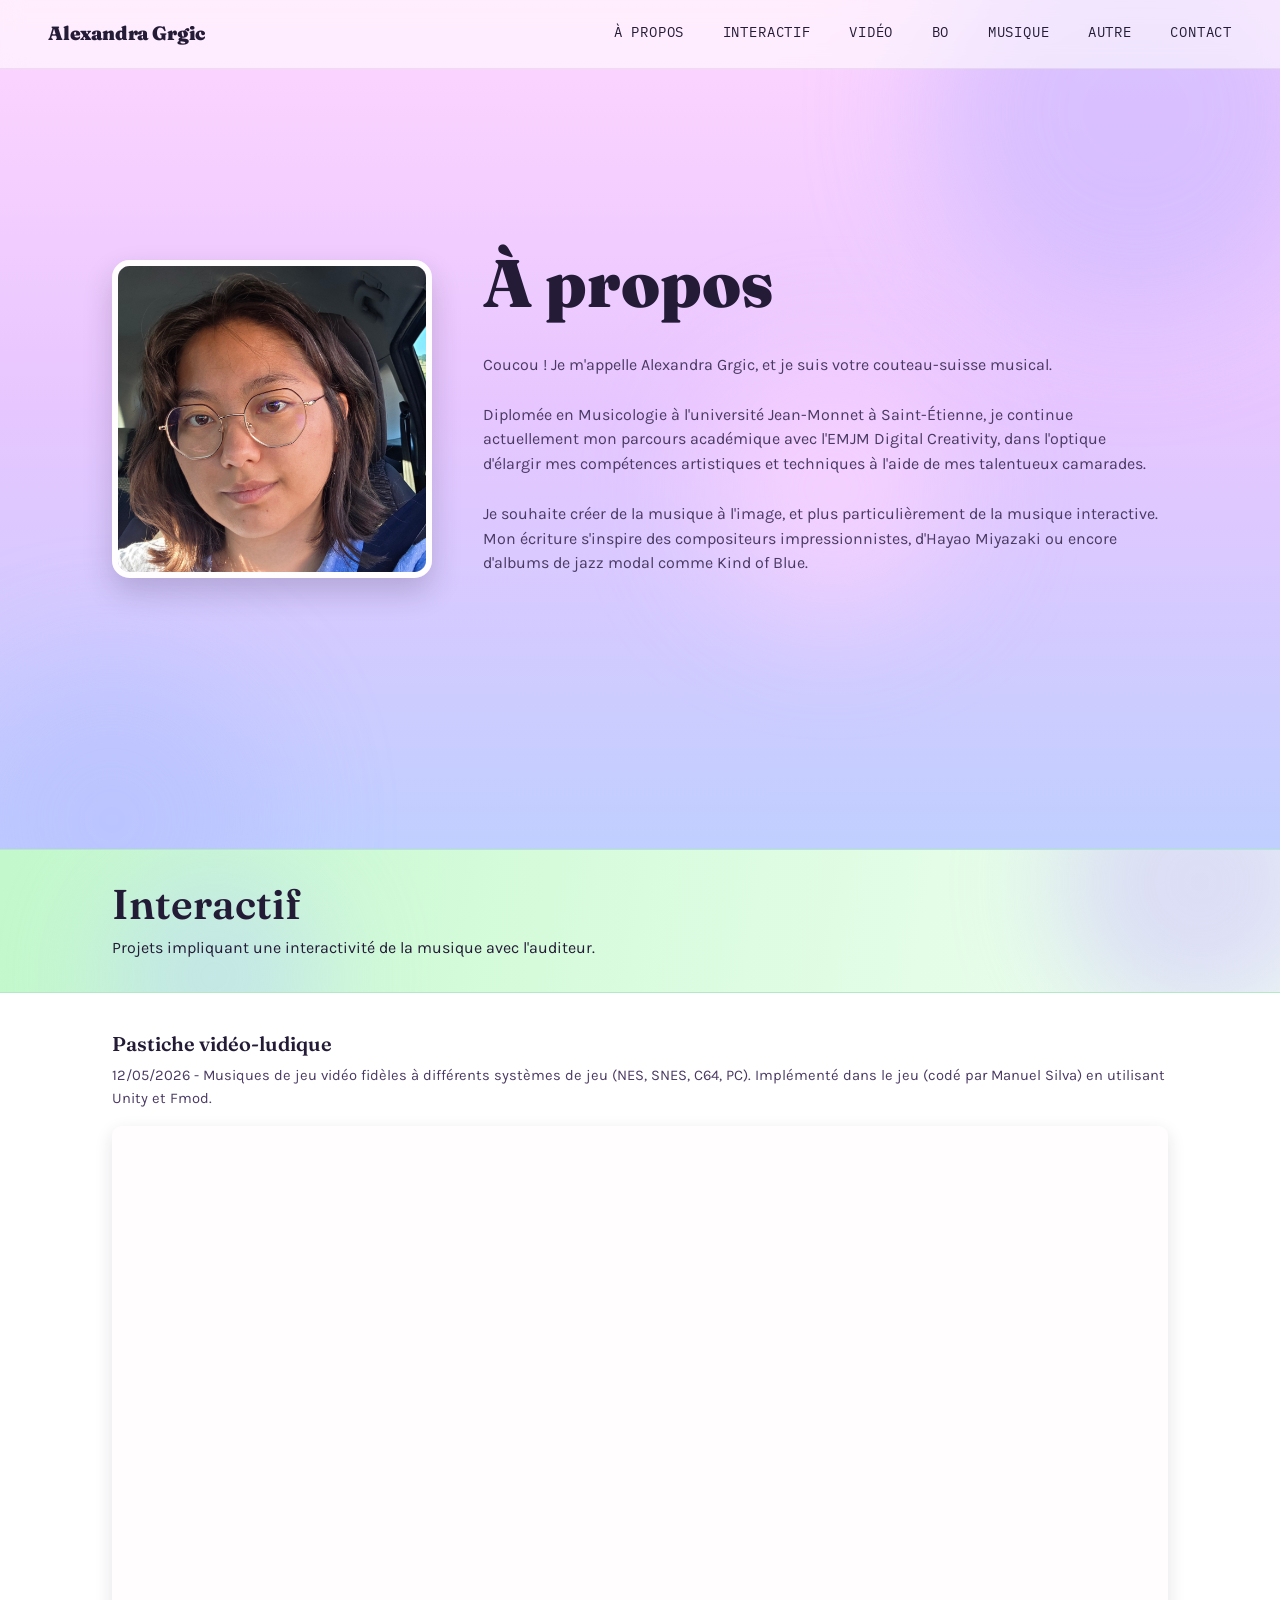
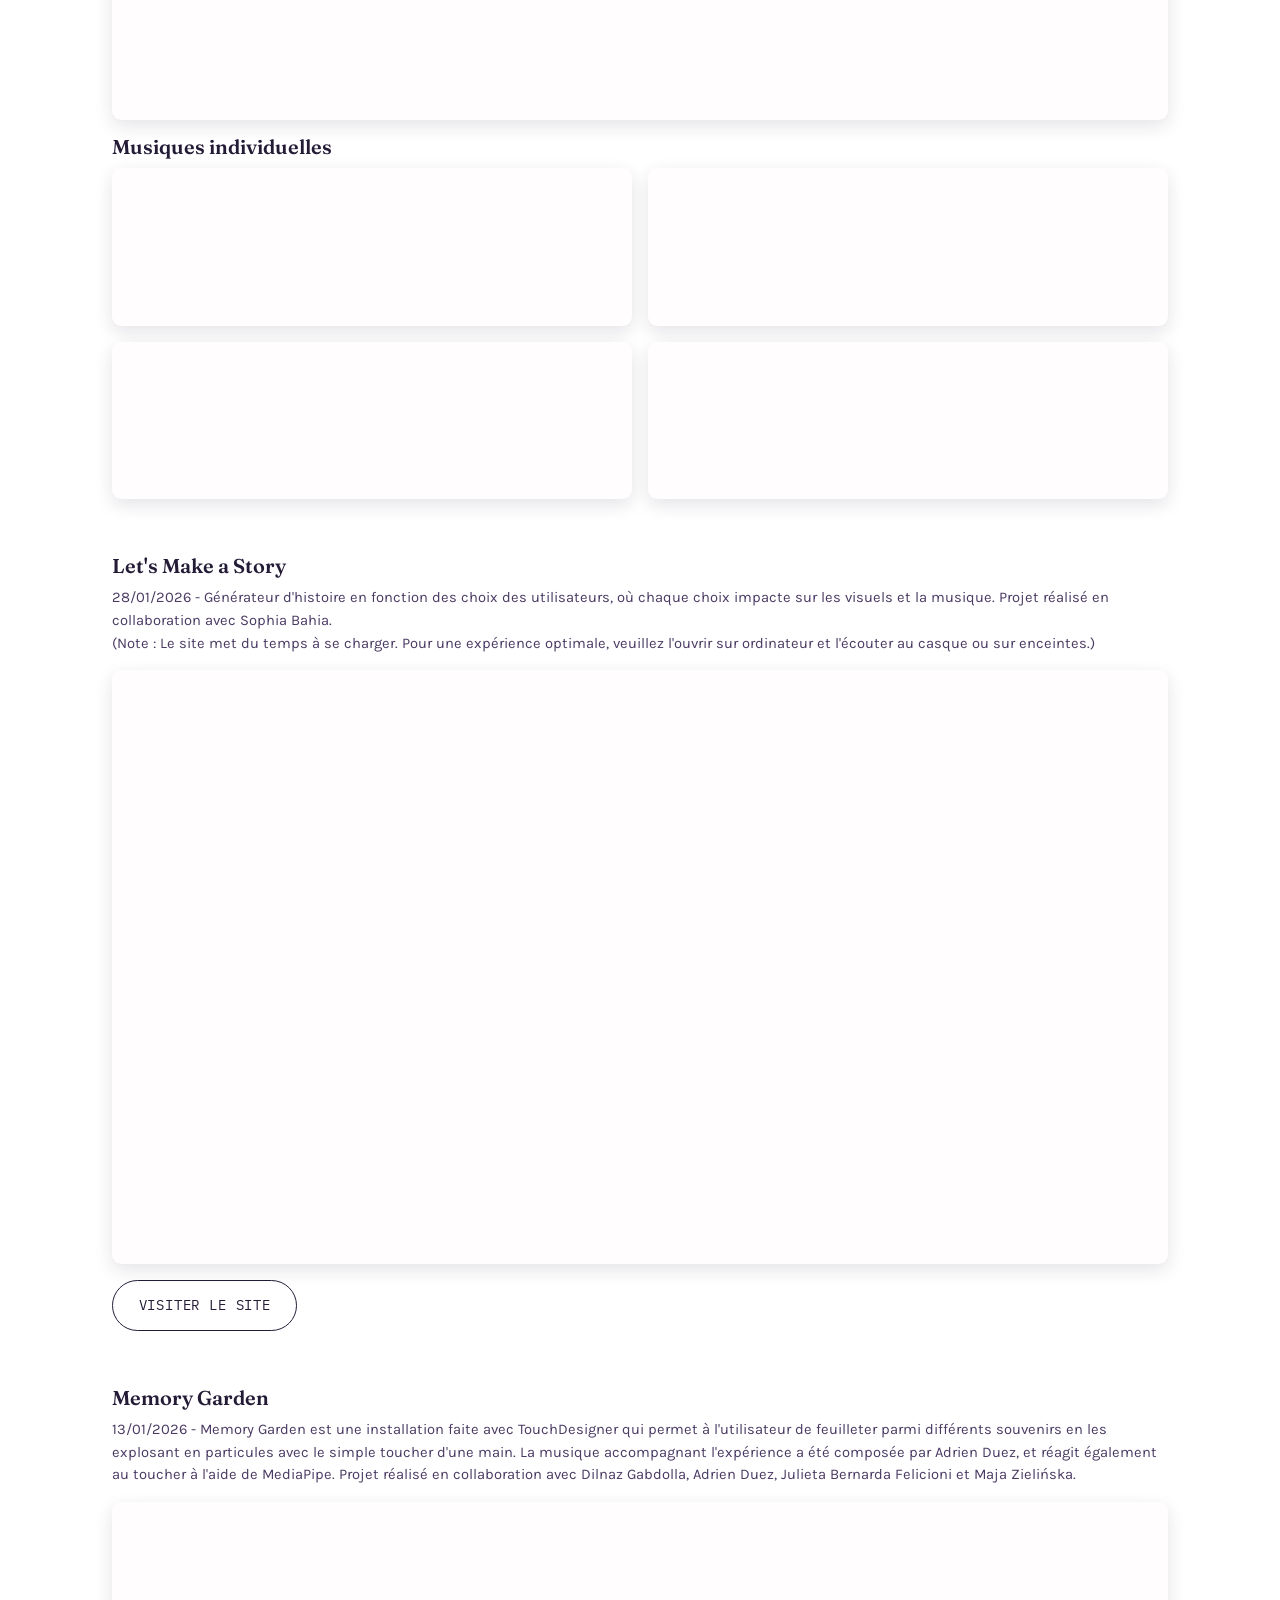
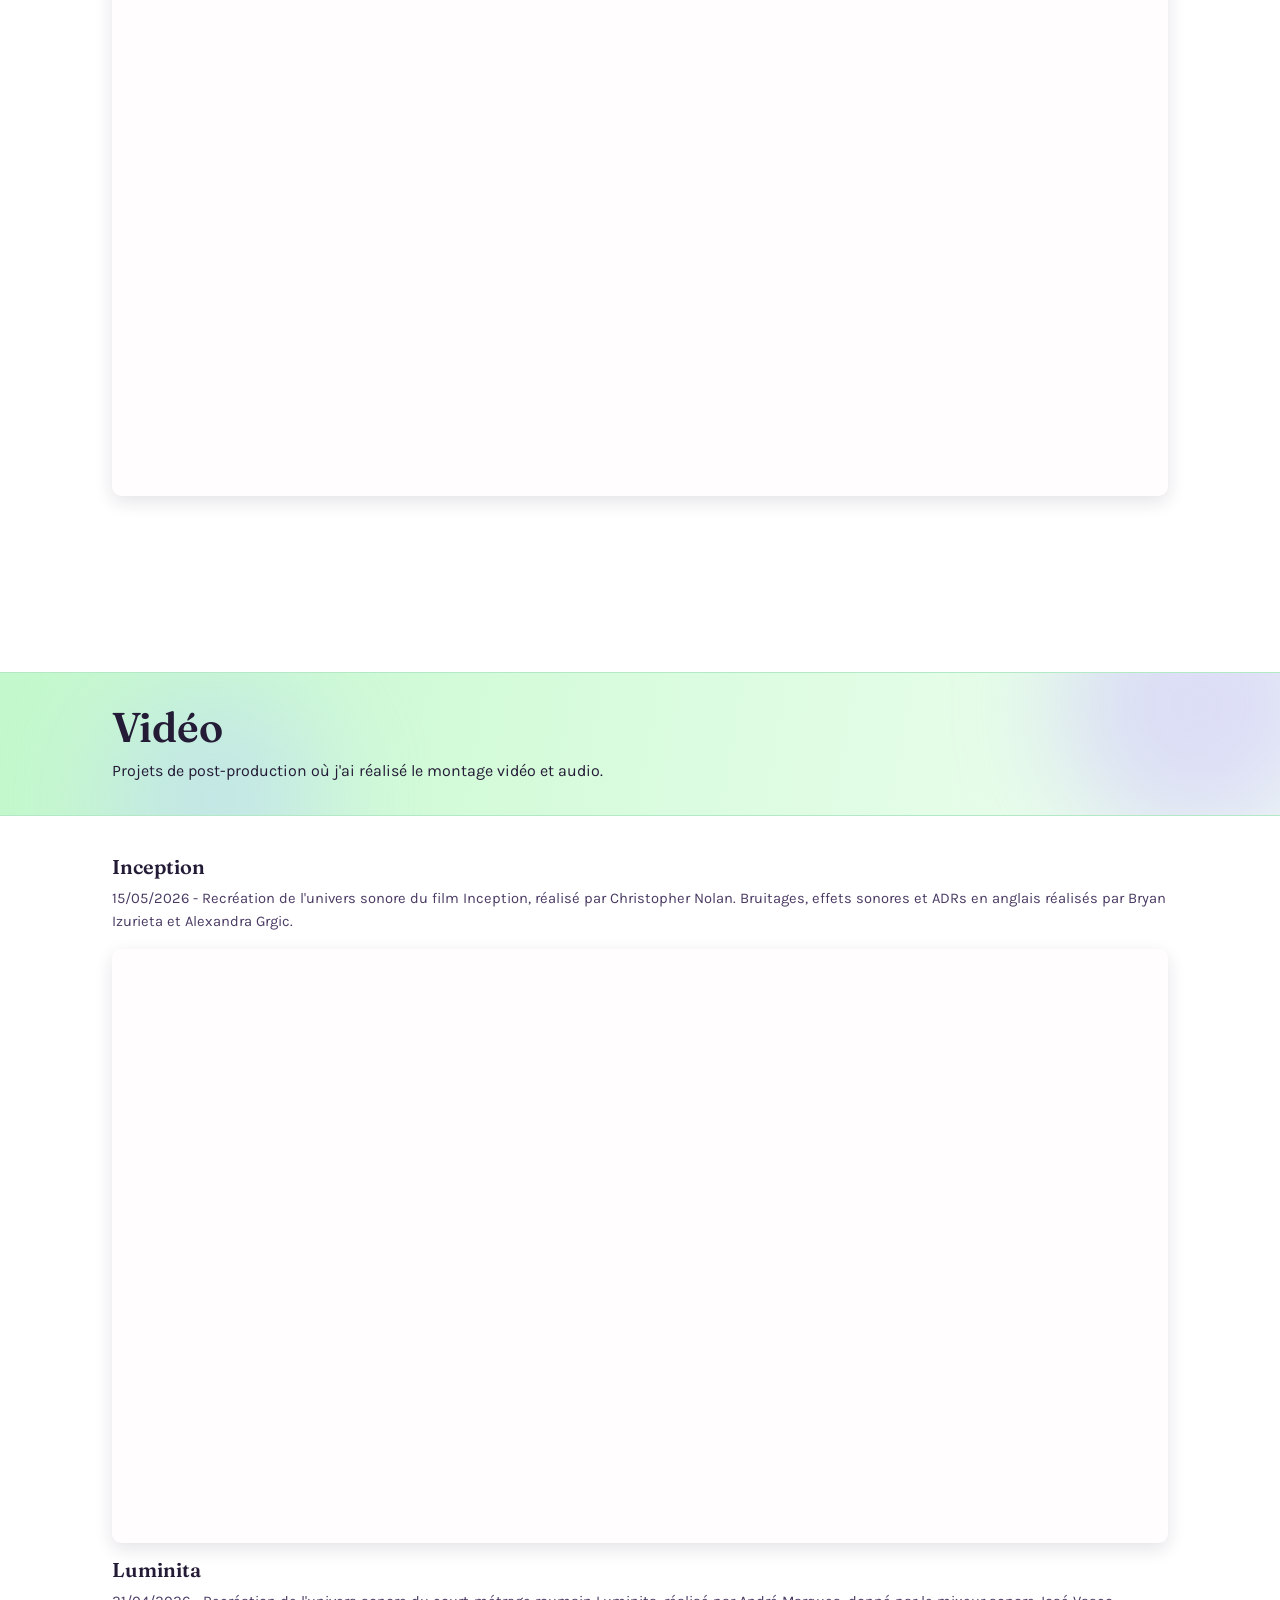
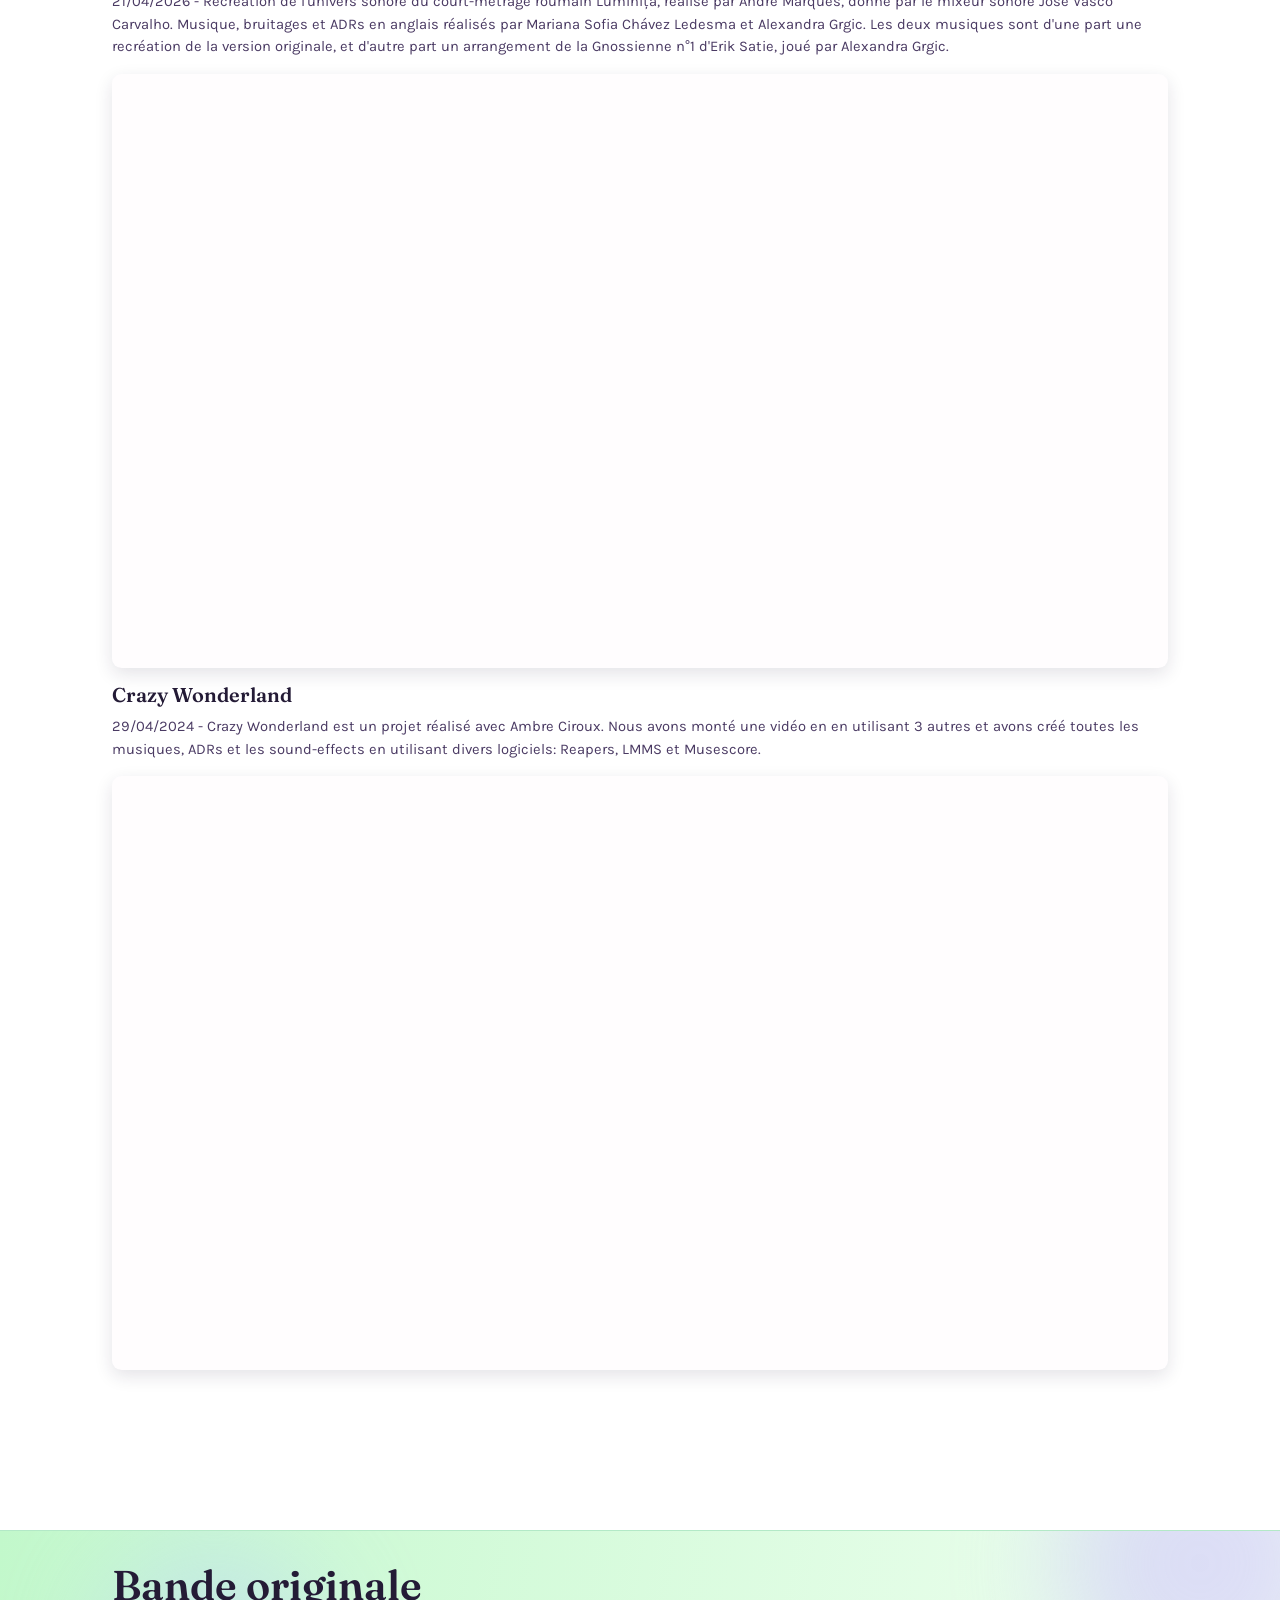
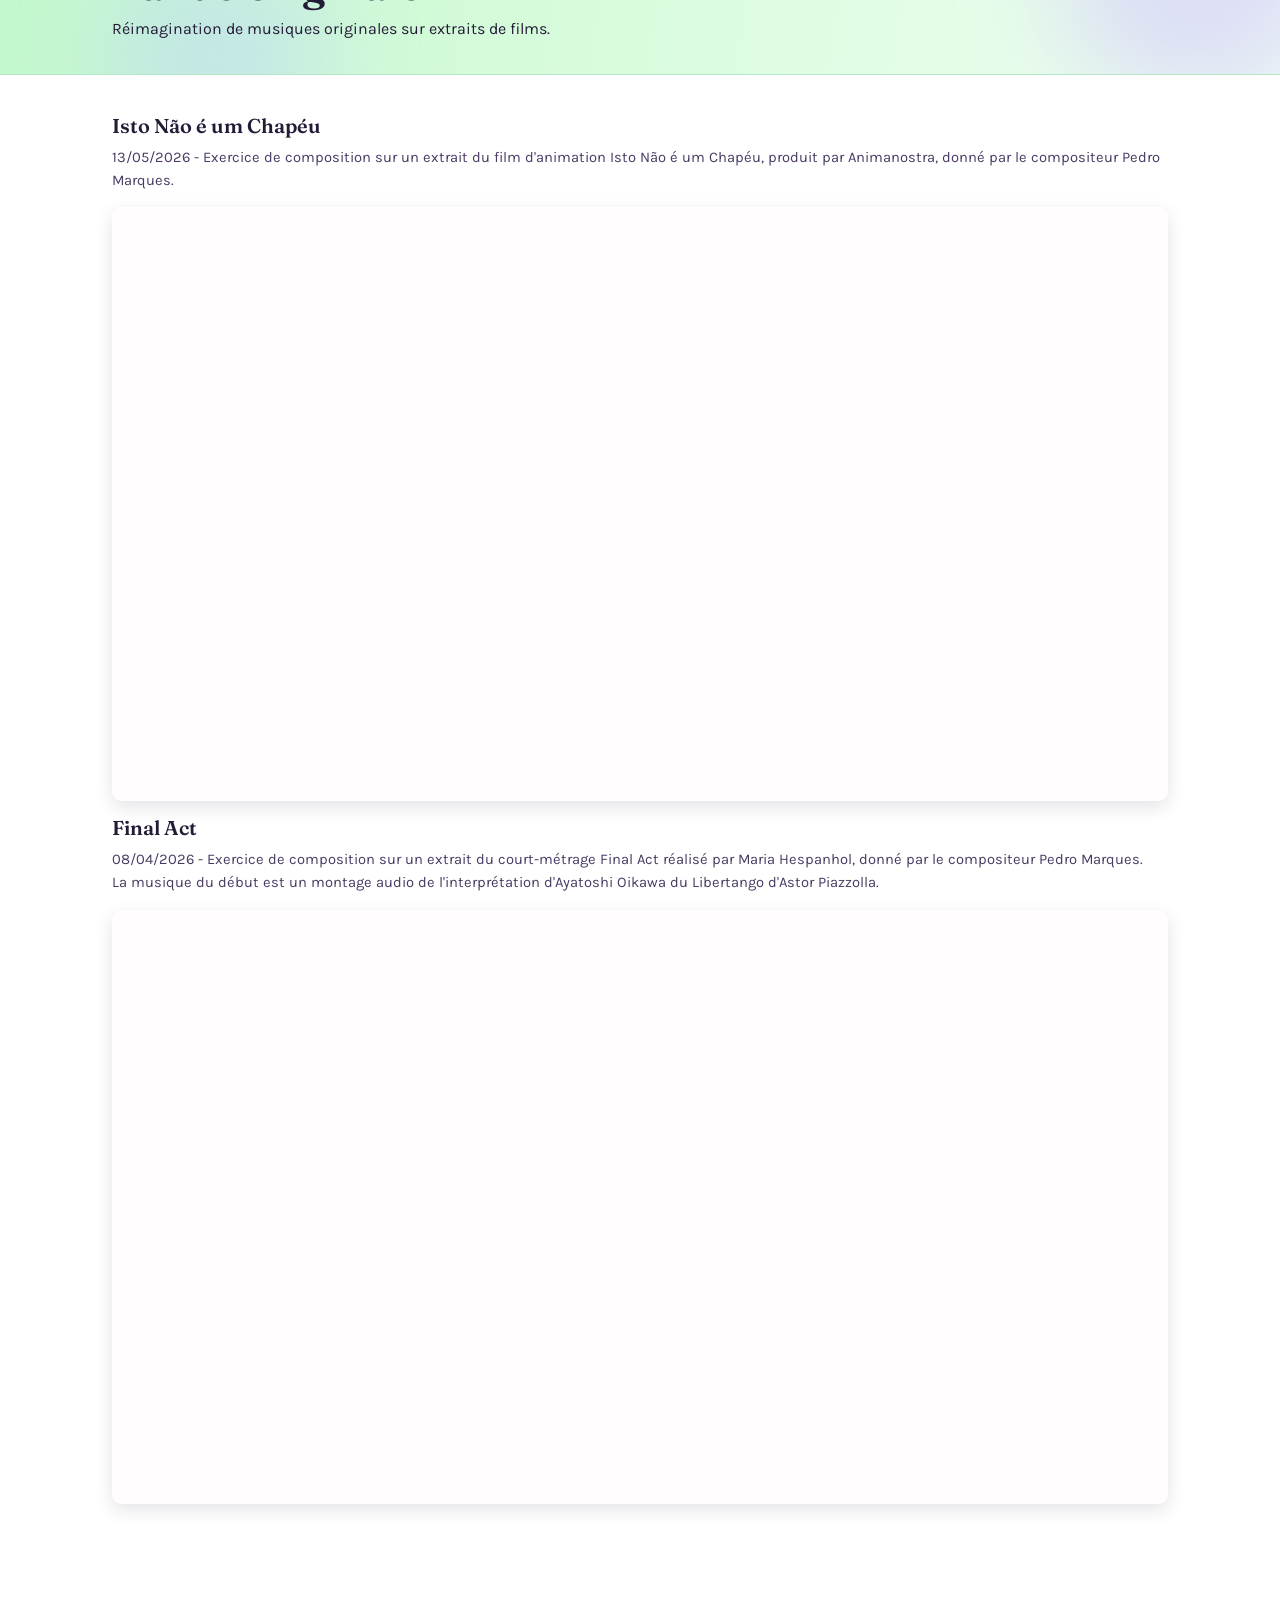
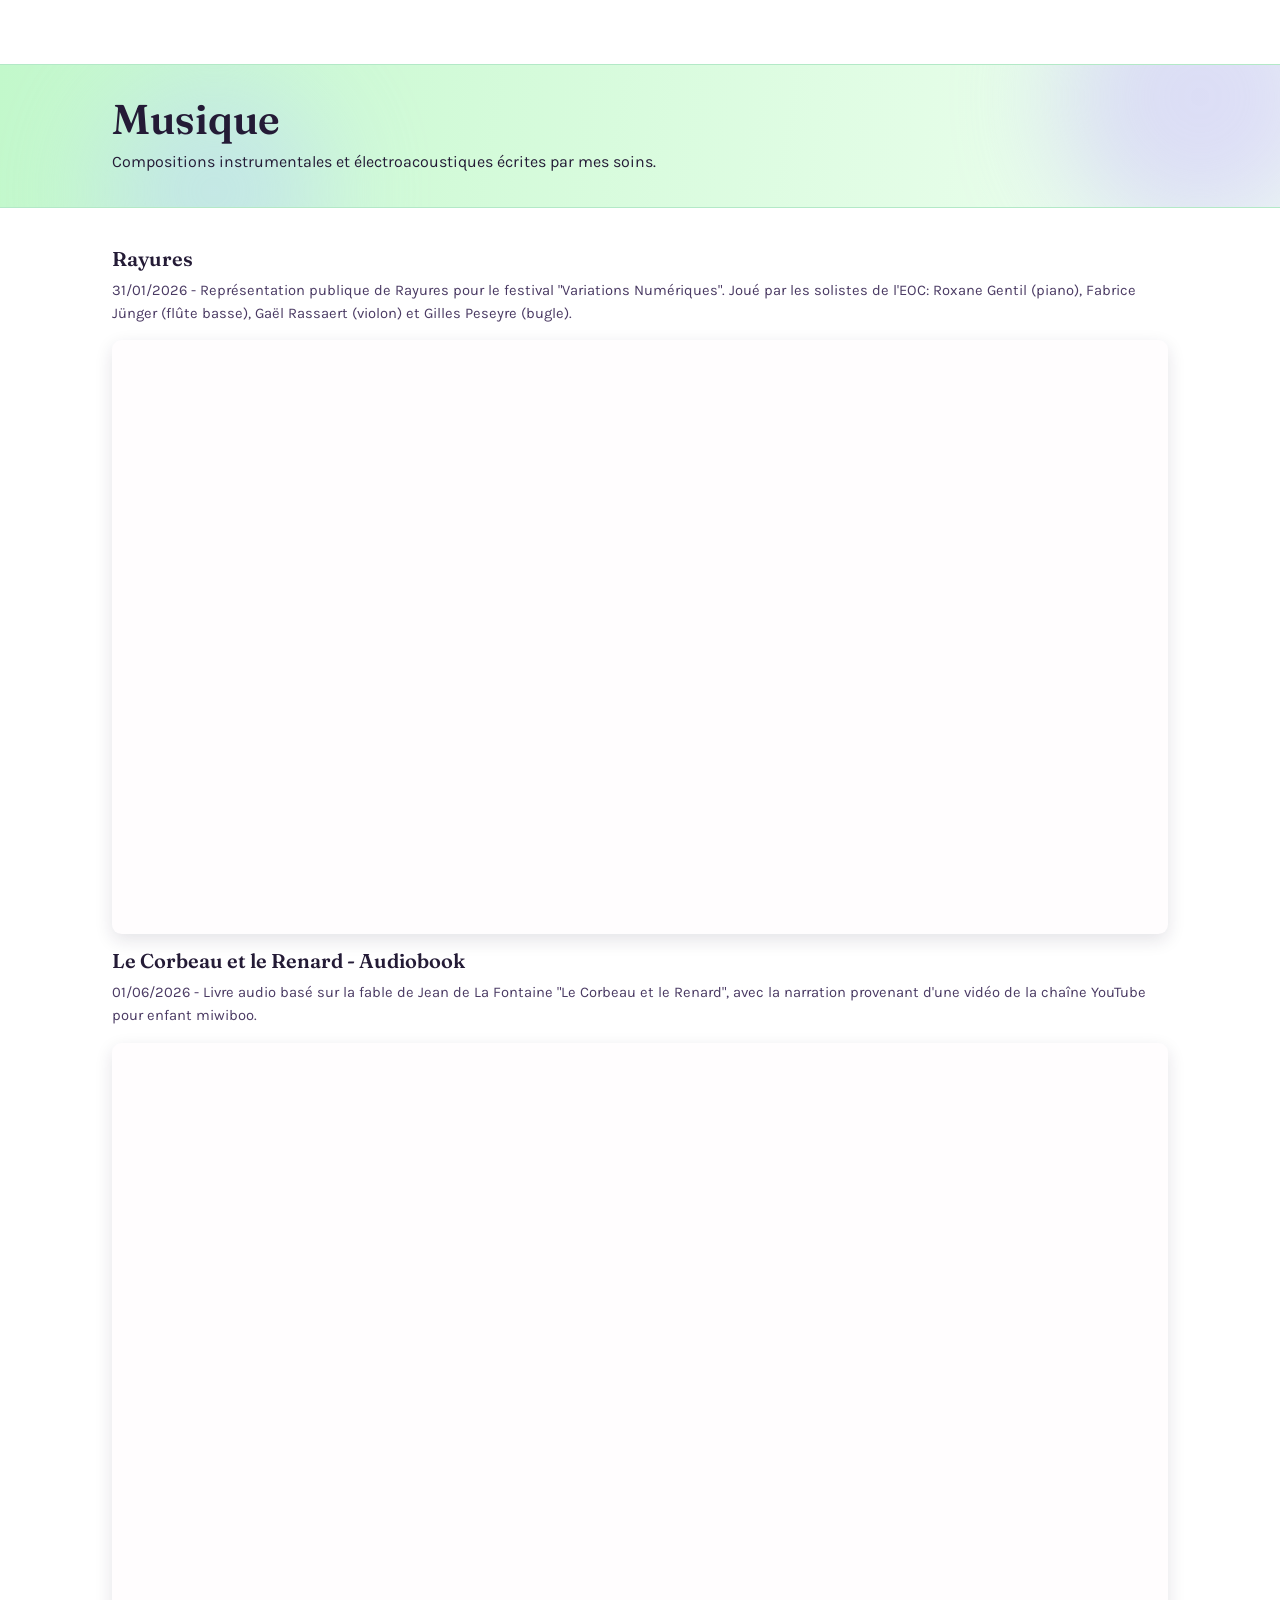
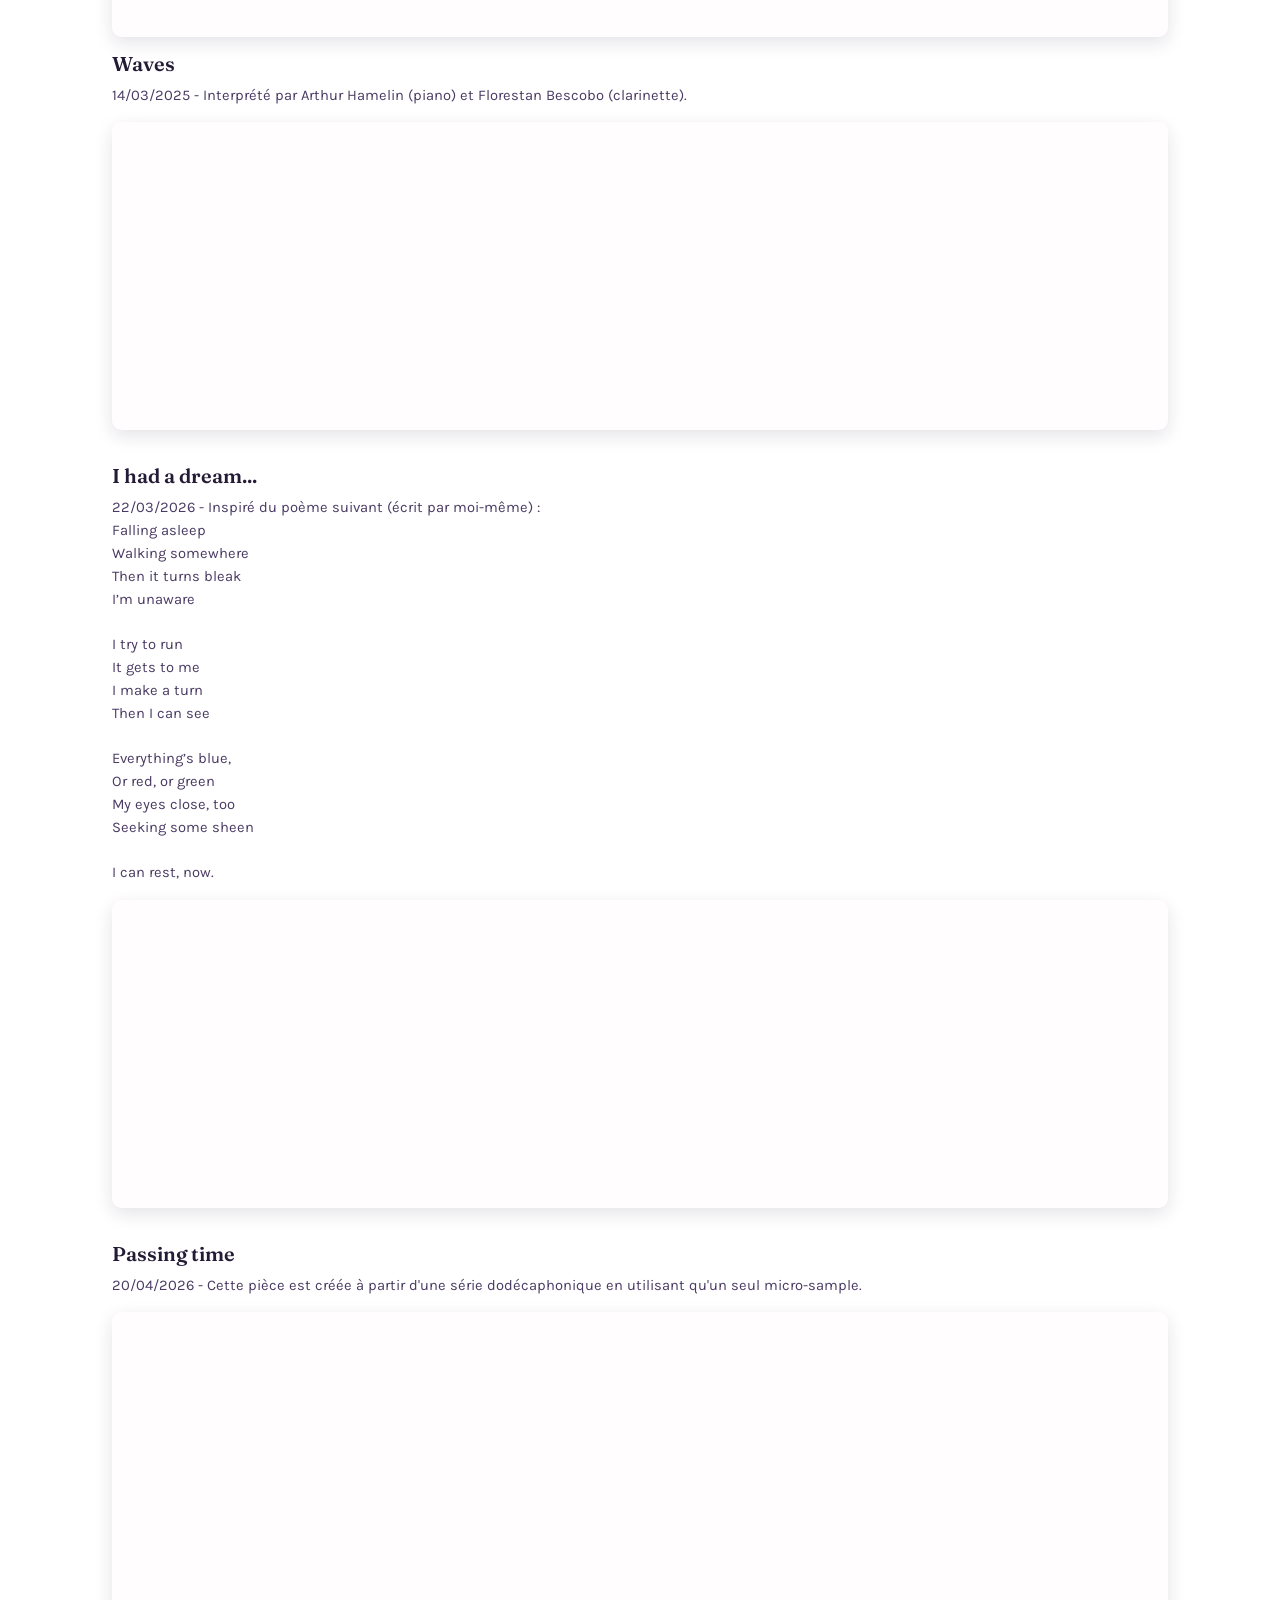
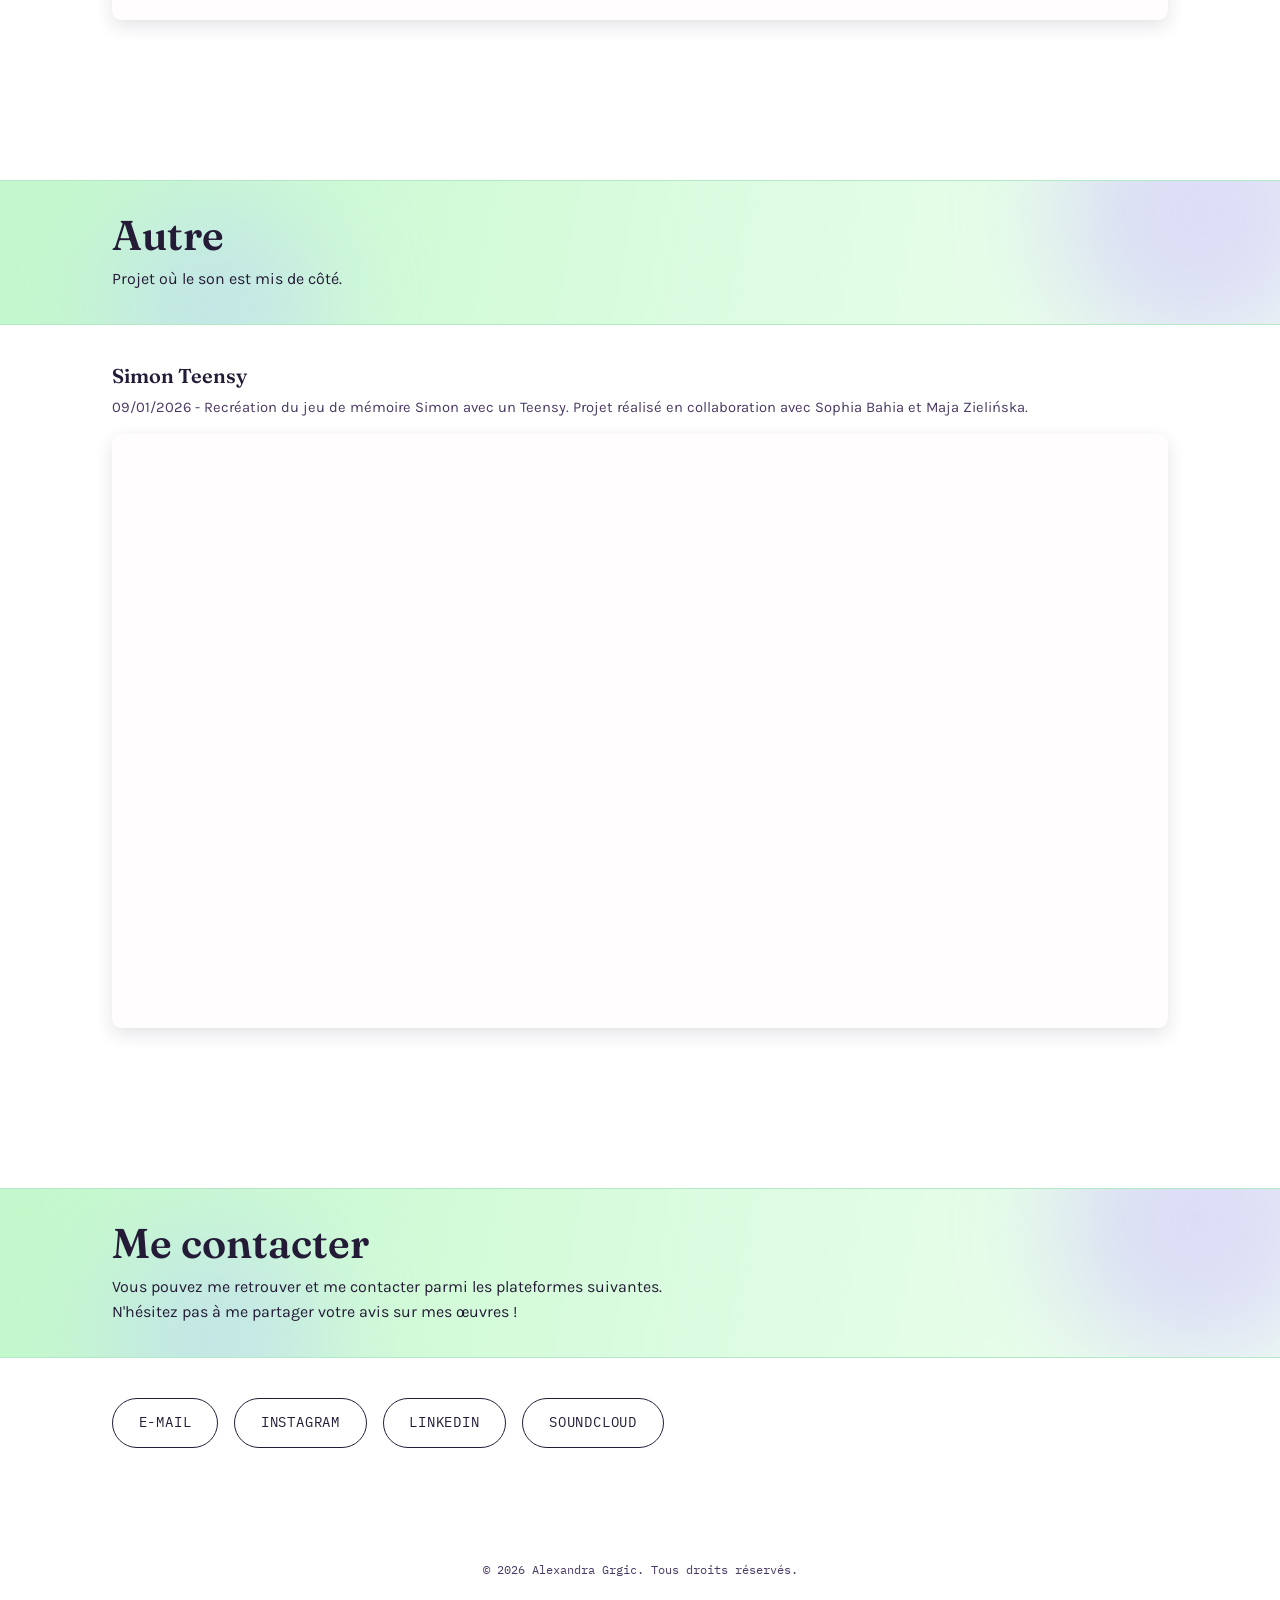
<file: Index.html>
<!DOCTYPE html>
<html lang="fr">

<!-- HEAD -->
<head>
<meta charset="UTF-8">
<meta name="viewport" content="width=device-width, initial-scale=1.0">
<title>Alexandra Grgic - Portfolio</title>
<meta name="description" content="Portfolio d'Alexandra Grgic pour la musique à l'image.">

<!-- Polices : Fraunces (display, avec du caractère), Karla (texte courant), IBM Plex Mono (repères, légendes) -->
<link rel="preconnect" href="https://fonts.googleapis.com">
<link rel="preconnect" href="https://fonts.gstatic.com" crossorigin>
<link href="https://fonts.googleapis.com/css2?family=Fraunces:opsz,wght@9..144,400;9..144,600;9..144,900&family=Karla:wght@400;500;700&family=IBM+Plex+Mono:wght@400;500&display=swap" rel="stylesheet">
<link rel="stylesheet" href="style.css">
</head>

<!-- BODY -->
<body>
<!-- Background -->
<div class="ambient-blobs" aria-hidden="true">
  <span class="blob blob-1"></span>
  <span class="blob blob-2"></span>
  <span class="blob blob-3"></span>
</div>

<!-- Navigation -->
<header class="site-header">
  <input type="checkbox" id="nav-toggle" class="nav-toggle-checkbox">
  <a href="#a-propos" class="logo">Alexandra&nbsp;Grgic</a>

  <label for="nav-toggle" class="nav-burger" aria-label="Ouvrir le menu">
    <span></span><span></span><span></span>
  </label>

  <nav class="site-nav" aria-label="Navigation principale">
    <a href="#a-propos">À propos</a>
    <a href="#interactif">Interactif</a>
    <a href="#video">Vidéo</a>
    <a href="#bo">BO</a>
    <a href="#musique">Musique</a>
    <a href="#autre">Autre</a>
    <a href="#contact">Contact</a>
  </nav>
</header>

<!-- Main content -->
<main>
  <!-- À propos -->
  <section id="a-propos" class="section-hero-about">
    <div class="about-grid">
      <div class="about-portrait">
        <img src="Sources/Portrait.jpg" alt="Portrait" loading="lazy">
      </div>
      <div class="about-text">
        <h1>À propos</h1>
        <p>
          Coucou ! Je m'appelle Alexandra Grgic, et je suis votre couteau-suisse musical.<br /><br />
          Diplomée en Musicologie à l'université Jean-Monnet à Saint-Étienne, je continue actuellement mon parcours académique avec l'EMJM Digital Creativity, dans l'optique d'élargir mes compétences artistiques et techniques à l'aide de mes talentueux camarades.<br /><br />
          Je souhaite créer de la musique à l'image, et plus particulièrement de la musique interactive. Mon écriture s'inspire des compositeurs impressionnistes, d'Hayao Miyazaki ou encore d'albums de jazz modal comme Kind of Blue.
        </p>
      </div>
    </div>
  </section>

  <!-- Interactif -->
  <section id="interactif" class="section">
    <div class="section-band">
      <div class="section-band-inner">
        <h2>Interactif</h2>
        <p class="section-lede">Projets impliquant une interactivité de la musique avec l'auditeur.</p>
      </div>
    </div>

    <ol class="showcase-list">

      <!-- Pastiche JV -->
      <li class="showcase-item">
        <div class="showcase-body">
          <h3>Pastiche vidéo-ludique</h3>
          <p class="track-meta">12/05/2026 - Musiques de jeu vidéo fidèles à différents systèmes de jeu (NES, SNES, C64, PC). Implémenté dans le jeu (codé par Manuel Silva) en utilisant Unity et Fmod.</p>

          <div class="embed-frame embed-frame--video">
            <iframe title="Vidéo Vimeo — Titre du projet"
              src="https://player.vimeo.com/video/1212941993?title=0&byline=0&portrait=0"
              width="100%" height="100%" frameborder="0"
              allow="autoplay; fullscreen; picture-in-picture" allowfullscreen loading="lazy">
            </iframe>
          </div>

        <h3>Musiques individuelles</h3>
         <div class="soundcloud-grid">
            <div class="embed-frame">
              <iframe title="Lecteur SoundCloud — Piste 1" width="100%" height="100%" scrolling="no" frameborder="no" allow="autoplay" loading="lazy"
                src="https://w.soundcloud.com/player/?url=https%3A//api.soundcloud.com/tracks/soundcloud%253Atracks%253A2367785639&color=%23ff5500&auto_play=false&hide_related=false&show_comments=true&show_user=true&show_reposts=false&show_teaser=true&visual=true">
              </iframe>
            </div>
            <div class="embed-frame">
              <iframe title="Lecteur SoundCloud — Piste 2" width="100%" height="100%" scrolling="no" frameborder="no" allow="autoplay" loading="lazy"
                src="https://w.soundcloud.com/player/?url=https%3A//api.soundcloud.com/tracks/soundcloud%253Atracks%253A2367793865&color=%23ff5500&auto_play=false&hide_related=false&show_comments=true&show_user=true&show_reposts=false&show_teaser=true&visual=true">
              </iframe>
            </div>
            <div class="embed-frame">
              <iframe title="Lecteur SoundCloud — Piste 3" width="100%" height="100%" scrolling="no" frameborder="no" allow="autoplay" loading="lazy"
                src="https://w.soundcloud.com/player/?url=https%3A//api.soundcloud.com/tracks/soundcloud%253Atracks%253A2367795401&color=%23ff5500&auto_play=false&hide_related=false&show_comments=true&show_user=true&show_reposts=false&show_teaser=true&visual=true">
              </iframe>
            </div>
            <div class="embed-frame">
              <iframe title="Lecteur SoundCloud — Piste 4" width="100%" height="100%" scrolling="no" frameborder="no" allow="autoplay" loading="lazy"
                src="https://w.soundcloud.com/player/?url=https%3A//api.soundcloud.com/tracks/soundcloud%253Atracks%253A2367760580&color=%23ff5500&auto_play=false&hide_related=false&show_comments=true&show_user=true&show_reposts=false&show_teaser=true&visual=true">
              </iframe>
            </div>
          </div>
        </div>
      </li>

      <!-- MYS -->
      <li class="showcase-item">
        <div class="showcase-body">
          <h3>Let's Make a Story</h3>
          <p class="track-meta">28/01/2026 - Générateur d'histoire en fonction des choix des utilisateurs, où chaque choix impacte sur les visuels et la musique. Projet réalisé en collaboration avec Sophia Bahia.<br />
          (Note : Le site met du temps à se charger. Pour une expérience optimale, veuillez l'ouvrir sur ordinateur et l'écouter au casque ou sur enceintes.)</p> 
            <div class="embed-frame embed-frame--video">
              <iframe title="Let's Make a Story" width="100%" height="100%" scrolling="no" frameborder="no" allow="autoplay" loading="lazy"
                src="https://gambianimation.com/january/story_fr.html">
              </iframe>
            </div>
          <a class="btn btn-ghost" href="https://gambianimation.com/january/story_fr.html" target="_blank" rel="noopener">Visiter le site</a>
        </div>
      </li>

      <!-- Memory Garden -->
      <li class="showcase-item">
        <div class="showcase-body">
          <h3>Memory Garden</h3>
          <p class="track-meta">13/01/2026 - Memory Garden est une installation faite avec TouchDesigner qui permet à l'utilisateur de feuilleter parmi différents souvenirs en les explosant en particules avec le simple toucher d'une main. La musique accompagnant l'expérience a été composée par Adrien Duez, et réagit également au toucher à l'aide de MediaPipe. Projet réalisé en collaboration avec Dilnaz Gabdolla, Adrien Duez, Julieta Bernarda Felicioni et Maja Zielińska.</p>
          <div class="embed-frame embed-frame--video">
            <iframe title="Vidéo Vimeo — Titre du projet"
              src="https://player.vimeo.com/video/1212930505?title=0&byline=0&portrait=0"
              width="100%" height="100%" frameborder="0"
              allow="autoplay; fullscreen; picture-in-picture" allowfullscreen loading="lazy">
            </iframe>
          </div>
        </div>
      </li>

    </ol>
  </section>

  <!-- Vidéo -->
  <section id="video" class="section">
    <div class="section-band">
      <div class="section-band-inner">
        <h2>Vidéo</h2>
        <p class="section-lede">Projets de post-production où j'ai réalisé le montage vidéo et audio.</p>
      </div>
    </div>

    <div class="video-grid">
      <article class="video-card">
        <h3>Inception</h3>
        <p class="track-meta">15/05/2026 - Recréation de l'univers sonore du film Inception, réalisé par Christopher Nolan. Bruitages, effets sonores et ADRs en anglais réalisés par Bryan Izurieta et Alexandra Grgic.</p>
        <div class="embed-frame embed-frame--video">
          <iframe title="Vidéo Vimeo — Post-production 1"
            src="https://player.vimeo.com/video/1212945942?title=0&byline=0&portrait=0"
            width="100%" height="100%" frameborder="0"
            allow="autoplay; fullscreen; picture-in-picture" allowfullscreen loading="lazy">
          </iframe>
        </div>
      </article>

      <article class="video-card">
        <h3>Luminita</h3>
        <p class="track-meta">21/04/2026 - Recréation de l'univers sonore du court-métrage roumain Luminița, réalisé par André Marques, donné par le mixeur sonore José Vasco Carvalho. Musique, bruitages et ADRs en anglais réalisés par Mariana Sofia Chávez Ledesma et Alexandra Grgic. Les deux musiques sont d'une part une recréation de la version originale, et d'autre part un arrangement de la Gnossienne n°1 d'Erik Satie, joué par Alexandra Grgic.</p>
        <div class="embed-frame embed-frame--video">
          <iframe title="Vidéo Vimeo — Post-production 2"
            src="https://player.vimeo.com/video/1212939133?title=0&byline=0&portrait=0"
            width="100%" height="100%" frameborder="0"
            allow="autoplay; fullscreen; picture-in-picture" allowfullscreen loading="lazy">
          </iframe>
        </div>
      </article>

      <article class="video-card">
        <h3>Crazy Wonderland</h3>
        <p class="track-meta">29/04/2024 - Crazy Wonderland est un projet réalisé avec Ambre Ciroux. Nous avons monté une vidéo en en utilisant 3 autres et avons créé toutes les musiques, ADRs et les sound-effects en utilisant divers logiciels: Reapers, LMMS et Musescore.</p>
        <div class="embed-frame embed-frame--video">
          <iframe title="Vidéo Vimeo — Post-production 3"
            src="https://player.vimeo.com/video/1212926337?title=0&byline=0&portrait=0"
            width="100%" height="100%" frameborder="0"
            allow="autoplay; fullscreen; picture-in-picture" allowfullscreen loading="lazy">
          </iframe>
        </div>
      </article>
    </div>
  </section>

  <!-- BO -->
  <section id="bo" class="section">
    <div class="section-band">
      <div class="section-band-inner">
        <h2>Bande originale</h2>
        <p class="section-lede">Réimagination de musiques originales sur extraits de films.</p>
      </div>
    </div>

    <div class="video-grid">
      <article class="video-card">
        <h3>Isto Não é um Chapéu</h3>
        <p class="track-meta">13/05/2026 - Exercice de composition sur un extrait du film d'animation Isto Não é um Chapéu, produit par Animanostra, donné par le compositeur Pedro Marques.</p>
        <div class="embed-frame embed-frame--video">
          <iframe title="Vidéo Vimeo — Bande originale 1"
            src="https://player.vimeo.com/video/1212944386?title=0&byline=0&portrait=0"
            width="100%" height="100%" frameborder="0"
            allow="autoplay; fullscreen; picture-in-picture" allowfullscreen loading="lazy">
          </iframe>
        </div>

      </article>

      <article class="video-card">
        <h3>Final Act</h3>
        <p class="track-meta">08/04/2026 - Exercice de composition sur un extrait du court-métrage Final Act réalisé par Maria Hespanhol, donné par le compositeur Pedro Marques.<br />
        La musique du début est un montage audio de l'interprétation d'Ayatoshi Oikawa du Libertango d'Astor Piazzolla.</p>
        <div class="embed-frame embed-frame--video">
          <iframe title="Vidéo Vimeo — Bande originale 2"
            src="https://player.vimeo.com/video/1212937201?title=0&byline=0&portrait=0"
            width="100%" height="100%" frameborder="0"
            allow="autoplay; fullscreen; picture-in-picture" allowfullscreen loading="lazy">
          </iframe>
        </div>
     </article>
    </div>
  </section>

  <!-- Musique -->
  <section id="musique" class="section">
    <div class="section-band">
      <div class="section-band-inner">
        <h2>Musique</h2>
        <p class="section-lede">Compositions instrumentales et électroacoustiques écrites par mes soins.</p>
      </div>
    </div>

    <div class="video-grid">
      <article class="video-card">
        <h3>Rayures</h3>
        <p class="track-meta">31/01/2026 - Représentation publique de Rayures pour le festival "Variations Numériques". Joué par les solistes de l'EOC: Roxane Gentil (piano), Fabrice Jünger (flûte basse), Gaël Rassaert (violon) et Gilles Peseyre (bugle).</p>
        <div class="embed-frame embed-frame--video">
          <iframe title="Vidéo Vimeo — Musique 1"
            src="https://player.vimeo.com/video/1212935499?title=0&byline=0&portrait=0"
            width="100%" height="100%" frameborder="0"
            allow="autoplay; fullscreen; picture-in-picture" allowfullscreen loading="lazy">
          </iframe>
        </div>
      </article>

      <article class="video-card">
        <h3>Le Corbeau et le Renard - Audiobook</h3>
        <p class="track-meta">01/06/2026 - Livre audio basé sur la fable de Jean de La Fontaine "Le Corbeau et le Renard", avec la narration provenant d'une vidéo de la chaîne YouTube pour enfant miwiboo.</p>
        <div class="embed-frame embed-frame--video">
          <iframe title="Vidéo Vimeo — Musique 2"
            src="https://player.vimeo.com/video/1212948363?title=0&byline=0&portrait=0"
            width="100%" height="100%" frameborder="0"
            allow="autoplay; fullscreen; picture-in-picture" allowfullscreen loading="lazy">
          </iframe>
        </div>
      </article>
    </div>

    <ol class="track-list">
      <li class="track">
        <article class="video-card">
          <div class="track-body">
            <h3>Waves</h3>
            <p class="track-meta">14/03/2025 - Interprété par Arthur Hamelin (piano) et Florestan Bescobo (clarinette).</p>
            <div class="embed-frame">
              <iframe title="Lecteur SoundCloud — Titre du morceau"
                width="100%" height="300" scrolling="no" frameborder="no" allow="autoplay" loading="lazy"
                src="https://w.soundcloud.com/player/?url=https%3A//api.soundcloud.com/tracks/soundcloud%253Atracks%253A2367736856&color=%23ff5500&auto_play=false&hide_related=false&show_comments=true&show_user=true&show_reposts=false&show_teaser=true&visual=true">
              </iframe>
            </div>
          </div>
        </article>
      </li>
      <li class="track">
        <div class="track-body">
          <h3>I had a dream...</h3>
          <p class="track-meta">22/03/2026 - Inspiré du poème suivant (écrit par moi-même) :<br />
          Falling asleep<br />
          Walking somewhere<br />
          Then it turns bleak<br />
          I’m unaware<br /><br />

          I try to run<br />
          It gets to me<br />
          I make a turn<br />
          Then I can see<br /><br />

          Everything’s blue,<br />
          Or red, or green<br />
          My eyes close, too<br />
          Seeking some sheen<br /><br />

          I can rest, now.
          </p>
          <div class="embed-frame">
            <iframe title="Lecteur SoundCloud — Titre du morceau"
              width="100%" height="300" scrolling="no" frameborder="no" allow="autoplay" loading="lazy"
              src="https://w.soundcloud.com/player/?url=https%3A//api.soundcloud.com/tracks/soundcloud%253Atracks%253A2367742229&color=%23ff5500&auto_play=false&hide_related=false&show_comments=true&show_user=true&show_reposts=false&show_teaser=true&visual=true">
            </iframe>
          </div>
        </div>
      </li>
      <li class="track">
        <div class="track-body">
          <h3>Passing time</h3>
          <p class="track-meta">20/04/2026 - Cette pièce est créée à partir d'une série dodécaphonique en utilisant qu'un seul micro-sample.</p>
          <div class="embed-frame">
            <iframe title="Lecteur SoundCloud — Titre du morceau"
              width="100%" height="300" scrolling="no" frameborder="no" allow="autoplay" loading="lazy"
              src="https://w.soundcloud.com/player/?url=https%3A//api.soundcloud.com/tracks/soundcloud%253Atracks%253A2367738851&color=%23ff5500&auto_play=false&hide_related=false&show_comments=true&show_user=true&show_reposts=false&show_teaser=true&visual=true">
            </iframe>
          </div>
        </div>
      </li>
    </ol>
  </section>

  <!-- Autre -->
  <section id="autre" class="section">
    <div class="section-band">
      <div class="section-band-inner">
        <h2>Autre</h2>
        <p class="section-lede">Projet où le son est mis de côté.</p>
      </div>
    </div>

    <h3>Simon Teensy</h3>
    <p class="track-meta">09/01/2026 - Recréation du jeu de mémoire Simon avec un Teensy. Projet réalisé en collaboration avec Sophia Bahia et Maja Zielińska.</p>
    <div class="embed-frame embed-frame--video">
      <iframe title="Simon Teensy"
        src="https://www.youtube.com/embed/Ay5ZKBrzNSg?si=nL_8ftfe8KXwBV6O"
        width="100%" height="100%" frameborder="0"
        allow="accelerometer; autoplay; clipboard-write; encrypted-media; gyroscope; picture-in-picture" allowfullscreen loading="lazy">
      </iframe>
    </div>
  </section>

  <!-- Contact -->
  <section id="contact" class="section section-contact">
    <div class="section-band">
      <div class="section-band-inner">
        <h2>Me contacter</h2>
        <p class="section-lede">Vous pouvez me retrouver et me contacter parmi les plateformes suivantes. <br />
          N'hésitez pas à me partager votre avis sur mes œuvres !</p>
      </div>
    </div>
    <div class="contact-links">
      <a class="btn btn-ghost" href="mailto:alexandra.grgic.2004@gmail.com">E-mail</a>
      <a class="btn btn-ghost" href="https://instagram.com/alex_grgic" target="_blank" rel="noopener">Instagram</a>
      <a class="btn btn-ghost" href="https://www.linkedin.com/in/alexandra-grgic/" target="_blank" rel="noopener">LinkedIn</a>
      <a class="btn btn-ghost" href="https://soundcloud.com/alexandra-grgic" target="_blank" rel="noopener">Soundcloud</a>
    </div>
  </section>

</main>

<footer class="site-footer">
  <p>&copy; <span id="year"></span> Alexandra Grgic. Tous droits réservés.</p>
</footer>

<!-- Année et boutons -->
<script>
  document.getElementById('year').textContent = new Date().getFullYear();

  document.querySelectorAll('.site-nav a').forEach(function (link) {
    link.addEventListener('click', function () {
      document.getElementById('nav-toggle').checked = false;
    });
  });

  document.querySelectorAll('.btn-ghost').forEach(function (button) {
    button.addEventListener('mouseenter', function () {
      button.classList.remove('btn-ghost');
      button.classList.add('btn-primary');
    });

    button.addEventListener('mouseleave', function () {
      button.classList.remove('btn-primary');
      button.classList.add('btn-ghost');
    });
  });
</script>

</body>
</html>
</file>
<file: style.css>
/* Background colors */
:root {
  --petal-frost: #ffd6ff;
  --mauve:       #e7c6ff;
  --mauve-2:     #c8b6ff;
  --periwinkle:  #b8c0ff;
  --periwinkle-2:#bbd0ff;

  /* Band colors */
  --celadon:    #b3e9c7;
  --tea-green:  #c2f8cb;
  --honeydew:   #f0fff1;

  /* Ink color */
  --ink:        #241b36;
  --ink-soft:   #4a3a63;
  --surface:    #fffdfe;

  /* Fonts */
  --font-display: "Fraunces", serif;
  --font-body:    "Karla", sans-serif;
  --font-mono:    "IBM Plex Mono", monospace;

  --radius: 1.1rem;
  --radius-sm: 0.6rem;
  --max-width: 72rem;
}

/* Reset & base */
*, *::before, *::after { box-sizing: border-box; }
html { scroll-behavior: smooth; }
body {
  margin: 0;
  overflow-x: hidden;
  font-family: var(--font-body);
  color: var(--ink);
  background: linear-gradient(180deg, var(--petal-frost) 0%, var(--mauve) 45%, var(--periwinkle-2) 100%);
  background-attachment: fixed;
  line-height: 1.55;
  -webkit-font-smoothing: antialiased;
}
img { max-width: 100%; display: block; }
a { color: inherit; text-decoration: none; }

h1, h2, h3 {
  font-family: var(--font-display);
  color: var(--ink);
  margin: 0 0 0.5em;
  line-height: 1.1;
  font-weight: 600;
}
h1 { font-size: clamp(2.4rem, 5vw + 1rem, 4.2rem); font-weight: 900; }
h2 { font-size: clamp(1.8rem, 3vw + 1rem, 2.6rem); }
h3 { font-size: 1.25rem; }

p { margin: 0 0 1em; color: var(--ink-soft); }

a:focus-visible,
.btn:focus-visible,
.nav-burger:focus-visible {
  outline: 3px solid var(--ink);
  outline-offset: 3px;
  border-radius: var(--radius-sm);
}

@media (prefers-reduced-motion: reduce) {
  html { scroll-behavior: auto; }
  * { animation-duration: 0.001ms !important; animation-iteration-count: 1 !important; transition-duration: 0.001ms !important; }
}

/* Header & navigation */
.site-header {
  position: sticky;
  top: 0;
  z-index: 50;
  display: flex;
  align-items: center;
  justify-content: space-between;
  padding: 1.1rem clamp(1.2rem, 4vw, 3rem);
  backdrop-filter: blur(10px);
  background: rgba(255, 253, 254, 0.6);
  border-bottom: 1px solid rgba(36, 27, 54, 0.08);
}
.logo {
  font-family: var(--font-display);
  font-weight: 900;
  font-size: 1.2rem;
  letter-spacing: -0.01em;
}
.site-nav {
  display: flex;
  gap: 2.4rem;
}
.site-nav a {
  font-family: var(--font-mono);
  font-size: 0.85rem;
  text-transform: uppercase;
  letter-spacing: 0.06em;
  padding: 0.3rem 0;
  border-bottom: 2px solid transparent;
  transition: border-color 0.2s ease, color 0.2s ease;
}
.site-nav a:hover { border-color: var(--ink); }

.nav-toggle-checkbox { display: none; }
.nav-burger {
  display: none;
  flex-direction: column;
  gap: 5px;
  cursor: pointer;
  padding: 0.4rem;
}
.nav-burger span {
  width: 24px;
  height: 2px;
  background: var(--ink);
  border-radius: 2px;
}

@media (max-width: 1040px) {
  .nav-burger { display: flex; }
  .site-nav {
    position: absolute;
    top: 100%;
    left: 0;
    right: 0;
    flex-direction: column;
    gap: 0;
    background: var(--surface);
    max-height: 0;
    overflow: hidden;
    transition: max-height 0.3s ease;
  }
  .site-nav a {
    padding: 1rem clamp(1.2rem, 4vw, 3rem);
    border-bottom: 1px solid rgba(36,27,54,0.08);
  }
  .nav-toggle-checkbox:checked ~ .site-nav {
    max-height: 20rem;
  }
}

/* Background blobs */
.ambient-blobs {
  position: fixed;
  inset: 0;
  z-index: 0;
  overflow: hidden;
  pointer-events: none;
}
.blob {
  position: absolute;
  border-radius: 50%;
  filter: blur(60px);
  opacity: 0.65;
}
.blob-1 { width: 26rem; height: 26rem; top: -6rem; right: -4rem; background: var(--mauve-2); animation: drift1 22s ease-in-out infinite; }
.blob-2 { width: 20rem; height: 20rem; bottom: -5rem; left: -3rem; background: var(--periwinkle); animation: drift2 26s ease-in-out infinite; }
.blob-3 { width: 16rem; height: 16rem; top: 40%; left: 55%; background: var(--petal-frost); animation: drift1 18s ease-in-out infinite reverse; }

/* À propos */
.section-hero-about {
  display: flex;
  align-items: center;
  min-height: min(80vh, 700px);
}

@keyframes drift1 {
  0%, 100% { transform: translate(0, 0) scale(1); }
  50% { transform: translate(-2rem, 2rem) scale(1.08); }
}
@keyframes drift2 {
  0%, 100% { transform: translate(0, 0) scale(1); }
  50% { transform: translate(2rem, -1.5rem) scale(1.05); }
}

@keyframes bandDrift1 {
  0%, 100% { transform: translate(0, 0) scale(1); }
  50% { transform: translate(-1.5rem, 1rem) scale(1.08); }
}

@keyframes bandDrift2 {
  0%, 100% { transform: translate(0, 0) scale(1); }
  50% { transform: translate(1.5rem, -0.75rem) scale(1.06); }
}

/* Buttons */
.btn {
  display: inline-block;
  font-family: var(--font-mono);
  font-size: 0.85rem;
  text-transform: uppercase;
  letter-spacing: 0.06em;
  padding: 0.85rem 1.6rem;
  border-radius: 100px;
  transition: transform 0.15s ease, box-shadow 0.15s ease;
}

.btn-primary {
  background: var(--ink);
  color: var(--petal-frost);
  box-shadow: 0 8px 20px rgba(36, 27, 54, 0.25);
  border: 1.5px solid var(--ink);
}
.btn-ghost {
  background: transparent;
  color: var(--ink);
  border: 1.5px solid var(--ink);
}

/* Sections */
.section {
  position: relative;
  z-index: 2;
  max-width: var(--max-width);
  margin: 0 auto;
  padding: 5rem clamp(1.2rem, 4vw, 3rem);
}

/* Band */
.section-band {
  position: relative;
  overflow: hidden;
  width: 100vw;
  margin-left: calc(50% - 50vw);
  margin-right: calc(50% - 50vw);
  margin-bottom: 2.5rem;
  background: linear-gradient(100deg, var(--tea-green) 0%, var(--honeydew) 100%);
  border-top: 1px solid var(--celadon);
  border-bottom: 1px solid var(--celadon);
}
.section-band::before,
.section-band::after {
  content: "";
  position: absolute;
  border-radius: 50%;
  filter: blur(54px);
  opacity: 0.45;
  pointer-events: none;
}
.section-band::before {
  width: 18rem;
  height: 18rem;
  top: -7rem;
  right: -4rem;
  background: var(--mauve-2);
  animation: bandDrift1 24s ease-in-out infinite;
}
.section-band::after {
  width: 14rem;
  height: 14rem;
  bottom: -6rem;
  left: 8%;
  background: var(--periwinkle-2);
  animation: bandDrift2 20s ease-in-out infinite reverse;
}
.section-band-inner {
  position: relative;
  z-index: 1;
  max-width: var(--max-width);
  margin: 0 auto;
  padding: 2rem clamp(1.2rem, 4vw, 3rem);
}
.section-band h2 { margin-bottom: 0.5rem; }
.section-band .section-lede {
  font-size: 1rem;
  color: var(--ink);
  margin: 0;
  max-width: 40rem;
}

.embed-frame {
  border-radius: var(--radius-sm);
  overflow: hidden;
  background: var(--surface);
  box-shadow: 0 6px 18px rgba(36, 27, 54, 0.12);
}

/* Music */
.track-list {
  list-style: none;
  margin: 0;
  padding: 0;
  display: flex;
  flex-direction: column;
  gap: 2.2rem;
}
.track-meta { font-size: 0.92rem; }

/* Interactive */
.showcase-list {
  list-style: none;
  margin: 0;
  padding: 0;
  display: flex;
  flex-direction: column;
  gap: 3.5rem;
}
.showcase-body > .embed-frame--video {
  margin-bottom: 1rem;
}

.soundcloud-grid {
  display: grid;
  grid-template-columns: repeat(2, minmax(0, 1fr));
  gap: 1rem;
}

.website-card {
  display: flex;
  flex-direction: column;
  gap: 1rem;
  align-items: flex-start;
}

/* Videos */
.video-card h3 { margin-top: 1rem; }
.embed-frame--video {
  position: relative;
  aspect-ratio: 16 / 9;
}
.embed-frame--video iframe {
  position: absolute;
  inset: 0;
}
.embed-frame--single {
  max-width: 48rem;
  margin: 0 auto;
}

/* À propos */
.about-grid {
  position: relative;
  z-index: 2;
  display: grid;
  grid-template-columns: minmax(12rem, 20rem) 1fr;
  gap: clamp(1.5rem, 4vw, 3.5rem);
  align-items: center;
  max-width: var(--max-width);
  margin: 0 auto;
  padding: 5rem clamp(1.2rem, 4vw, 3rem);
}
.about-portrait img {
  border-radius: var(--radius);
  box-shadow: 0 14px 30px rgba(36, 27, 54, 0.2);
  border: 6px solid var(--surface);
}
@media (max-width: 700px) {
  .about-grid { grid-template-columns: 1fr; }
  .about-portrait { max-width: 16rem; margin: 0 auto; }
}

/* Contact */
.contact-links {
  display: flex;
  gap: 1rem;
  flex-wrap: wrap;
}

/* Footer */
.site-footer {
  text-align: center;
  padding: 2rem 1rem 3rem;
  font-family: var(--font-mono);
  font-size: 0.78rem;
  color: var(--ink-soft);
}
</file>
